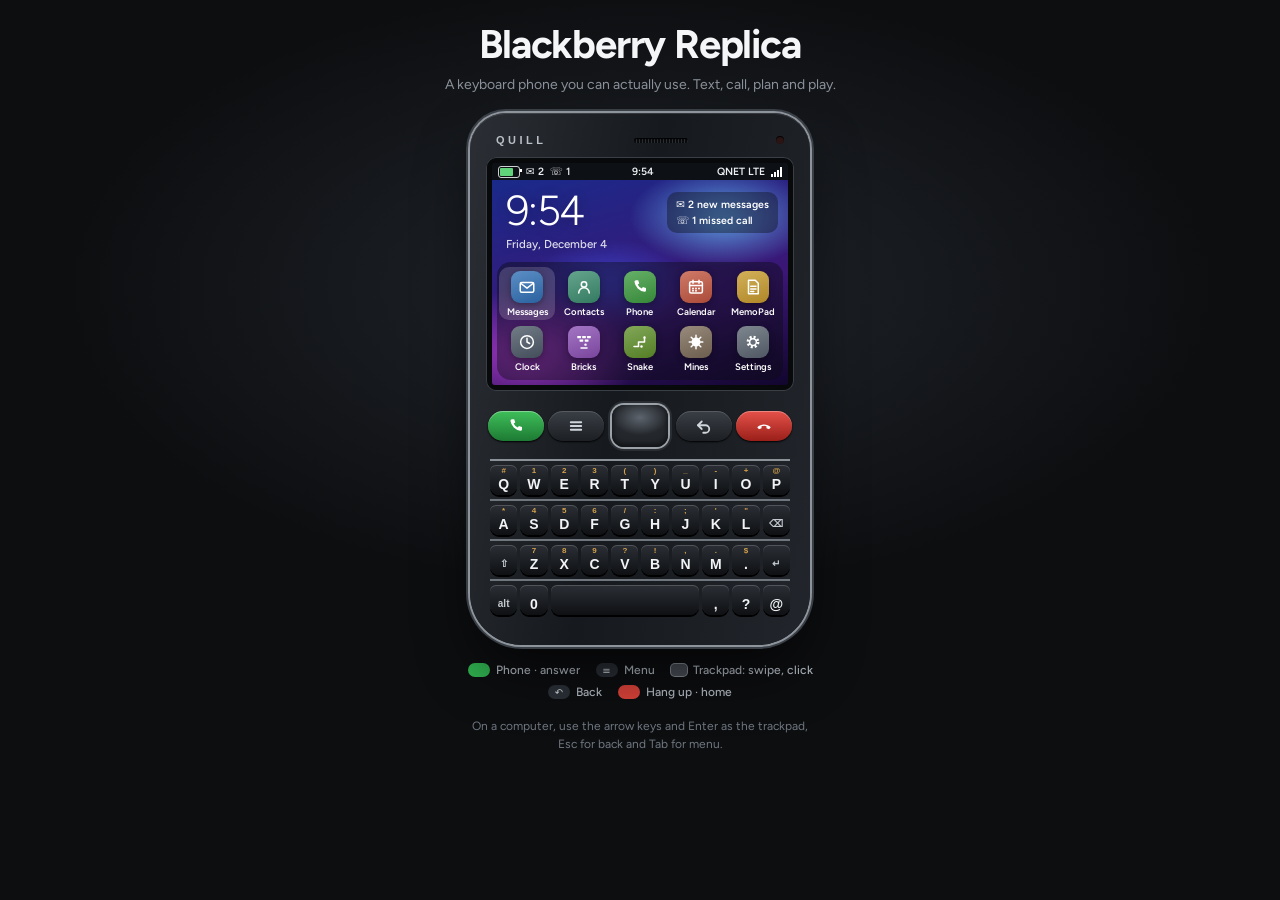
<file: index.html>
<!doctype html>
<html lang="en">
<head>
  <meta charset="utf-8">
  <meta name="viewport" content="width=device-width, initial-scale=1">
  <title>Blackberry Replica</title>
  <link rel="preconnect" href="https://fonts.googleapis.com">
  <link rel="preconnect" href="https://fonts.gstatic.com" crossorigin>
  <link rel="stylesheet" href="https://fonts.googleapis.com/css2?family=Figtree:wght@300;400;500;600;700;800&display=swap">
  <link rel="stylesheet" href="style.css">
</head>
<body>
<div class="wrap">
  <header class="ttl"><h1>Blackberry Replica</h1><p>A keyboard phone you can actually use. Text, call, plan and play.</p></header>
  <div class="phone" id="phone">
    <div class="top"><span class="brand">QUILL</span><span class="slot"></span><span class="led" id="led" title="Notification light"></span></div>
    <div class="bezel"><div id="scr"></div></div>
    <div class="nav">
      <button class="nk call" data-k="call" aria-label="Call (green key)"><svg viewBox="0 0 24 24" fill="currentColor"><path d="M6.6 3h3l1.4 4.2-2.1 1.3a11 11 0 0 0 5.6 5.6l1.3-2.1L20 13.4v3a2 2 0 0 1-2 2A15.6 15.6 0 0 1 4.6 5a2 2 0 0 1 2-2z"/></svg></button>
      <button class="nk" data-k="menu" aria-label="Menu"><svg viewBox="0 0 24 24" stroke="currentColor" stroke-width="2.4" stroke-linecap="round"><path d="M5 7h14M5 12h14M5 17h14"/></svg></button>
      <button class="pad" id="pad" aria-label="Trackpad: swipe to move, click to select"></button>
      <button class="nk" data-k="back" aria-label="Back"><svg viewBox="0 0 24 24" fill="none" stroke="currentColor" stroke-width="2.4" stroke-linecap="round" stroke-linejoin="round"><path d="M9 6 4 11l5 5"/><path d="M4 11h10a5 5 0 0 1 0 10h-3"/></svg></button>
      <button class="nk end" data-k="end" aria-label="End / Home (red key)"><svg viewBox="0 0 24 24" fill="currentColor"><path d="M3 13.5c5-4.6 13-4.6 18 0l-2.3 2.7-3.4-1.2v-2.6a10 10 0 0 0-6.6 0V15l-3.4 1.2z"/></svg></button>
    </div>
    <div class="kb" id="kb"></div>
  </div>
  <div class="legend">
    <span><i class="lk g"></i>Phone · answer</span>
    <span><i class="lk">≡</i>Menu</span>
    <span><i class="lk pd"></i>Trackpad: swipe, click</span>
    <span><i class="lk">↶</i>Back</span>
    <span><i class="lk r"></i>Hang up · home</span>
  </div>
  <p class="cap">On a computer, use the arrow keys and Enter as the trackpad, Esc for back and Tab for menu.</p>

</div>
<script src="script.js"></script>
</body>
</html>
</file>
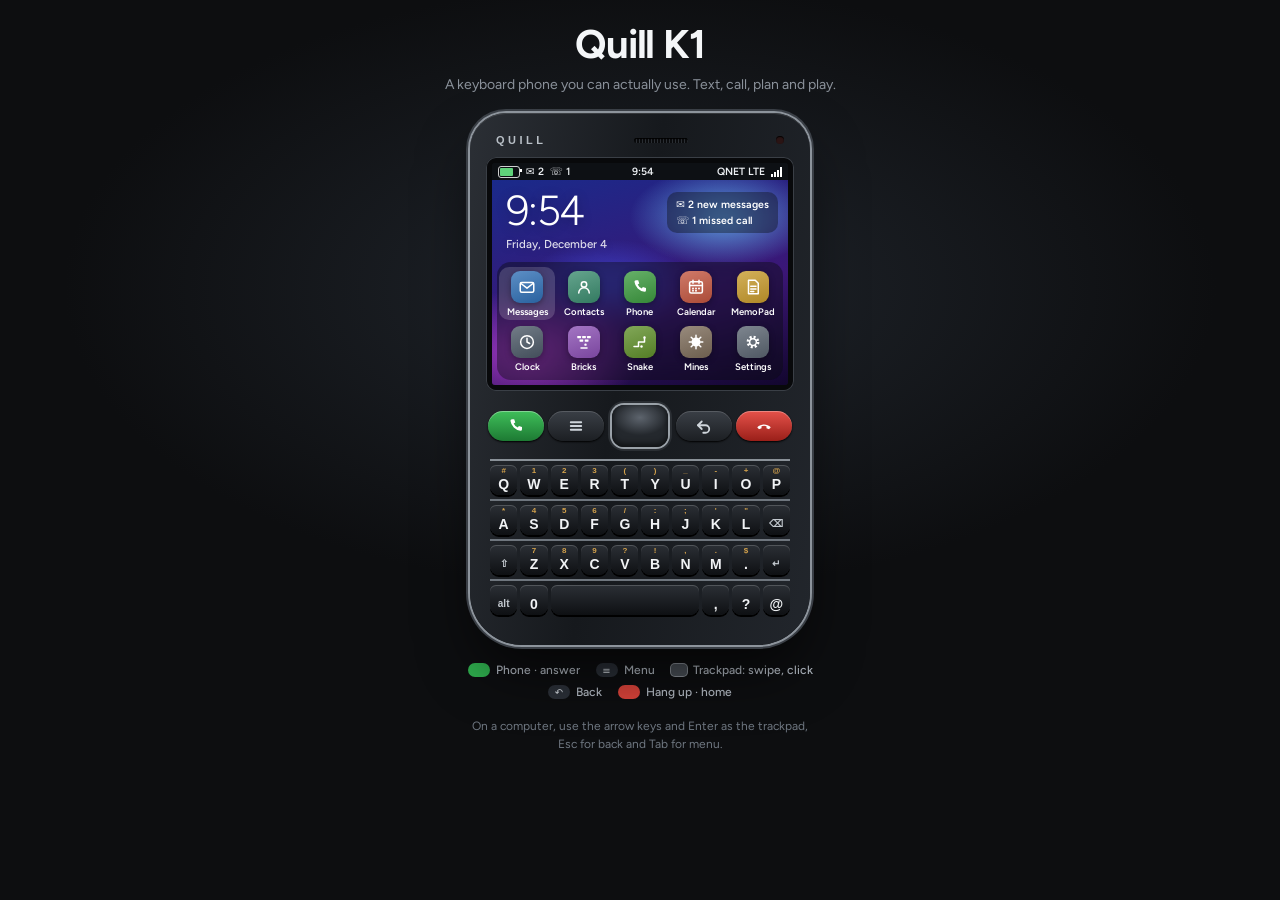
<file: code/index.html>
<!doctype html>
<html lang="en">
<head>
  <meta charset="utf-8">
  <meta name="viewport" content="width=device-width, initial-scale=1">
  <title>Quill K1</title>
  <link rel="preconnect" href="https://fonts.googleapis.com">
  <link rel="preconnect" href="https://fonts.gstatic.com" crossorigin>
  <link rel="stylesheet" href="https://fonts.googleapis.com/css2?family=Figtree:wght@300;400;500;600;700;800&display=swap">
  <link rel="stylesheet" href="style.css">
</head>
<body>
<div class="wrap">
  <header class="ttl"><h1>Quill K1</h1><p>A keyboard phone you can actually use. Text, call, plan and play.</p></header>
  <div class="phone" id="phone">
    <div class="top"><span class="brand">QUILL</span><span class="slot"></span><span class="led" id="led" title="Notification light"></span></div>
    <div class="bezel"><div id="scr"></div></div>
    <div class="nav">
      <button class="nk call" data-k="call" aria-label="Call (green key)"><svg viewBox="0 0 24 24" fill="currentColor"><path d="M6.6 3h3l1.4 4.2-2.1 1.3a11 11 0 0 0 5.6 5.6l1.3-2.1L20 13.4v3a2 2 0 0 1-2 2A15.6 15.6 0 0 1 4.6 5a2 2 0 0 1 2-2z"/></svg></button>
      <button class="nk" data-k="menu" aria-label="Menu"><svg viewBox="0 0 24 24" stroke="currentColor" stroke-width="2.4" stroke-linecap="round"><path d="M5 7h14M5 12h14M5 17h14"/></svg></button>
      <button class="pad" id="pad" aria-label="Trackpad: swipe to move, click to select"></button>
      <button class="nk" data-k="back" aria-label="Back"><svg viewBox="0 0 24 24" fill="none" stroke="currentColor" stroke-width="2.4" stroke-linecap="round" stroke-linejoin="round"><path d="M9 6 4 11l5 5"/><path d="M4 11h10a5 5 0 0 1 0 10h-3"/></svg></button>
      <button class="nk end" data-k="end" aria-label="End / Home (red key)"><svg viewBox="0 0 24 24" fill="currentColor"><path d="M3 13.5c5-4.6 13-4.6 18 0l-2.3 2.7-3.4-1.2v-2.6a10 10 0 0 0-6.6 0V15l-3.4 1.2z"/></svg></button>
    </div>
    <div class="kb" id="kb"></div>
  </div>
  <div class="legend">
    <span><i class="lk g"></i>Phone · answer</span>
    <span><i class="lk">≡</i>Menu</span>
    <span><i class="lk pd"></i>Trackpad: swipe, click</span>
    <span><i class="lk">↶</i>Back</span>
    <span><i class="lk r"></i>Hang up · home</span>
  </div>
  <p class="cap">On a computer, use the arrow keys and Enter as the trackpad, Esc for back and Tab for menu.</p>

</div>
<script src="script.js"></script>
</body>
</html>
</file>
<file: style.css>
/* Quill K1 styles */
html{-webkit-text-size-adjust:100%}
body{margin:0;font-size:14px}
[hidden]{display:none!important}

/* Layout: one lit tabletop stage — the handset on the left, a narrow spec card on the right; stacks on phones */
:root{
  --stage:#1b1f24; --stage-hi:#2a3038; --ink:#e8ebee; --muted:#98a2ad; --rule:#363e47; --brass:#d4a24c;
  --display:Tahoma, Verdana, 'DejaVu Sans', sans-serif;
  --keyface:Arial, Helvetica, sans-serif;
  --ui:Tahoma, Verdana, 'DejaVu Sans', sans-serif;
  color-scheme:dark;
}
html,body{min-height:100%}
body{
  background:radial-gradient(90% 70% at 30% 20%, var(--stage-hi) 0%, var(--stage) 70%) fixed, var(--stage);
  color:var(--ink); font-family:var(--display);
  padding-left:max(16px, env(safe-area-inset-left, 0px)); padding-right:max(16px, env(safe-area-inset-right, 0px));
  padding-block:28px 40px;
}
.wrap{max-width:900px;margin:0 auto;display:flex;gap:48px;align-items:flex-start;justify-content:center;flex-wrap:wrap}
.notes{flex:1 1 280px;max-width:340px;min-width:0;padding-top:12px}
.notes h1{font-size:2.4rem;font-weight:800;letter-spacing:-.02em;margin:0 0 4px;text-wrap:balance}
.notes .sub{color:var(--muted);margin:0 0 22px;line-height:1.5}
.notes h2{font-size:.72rem;letter-spacing:.14em;text-transform:uppercase;color:var(--brass);margin:22px 0 8px;font-weight:600}
.notes dl{display:grid;grid-template-columns:auto 1fr;gap:6px 14px;margin:0;font-size:.9rem;line-height:1.4}
.notes dt{color:var(--ink);font-weight:600;white-space:nowrap}
.notes dd{margin:0;color:var(--muted)}
.notes kbd{font-family:var(--keyface);background:#2c333b;border:1px solid var(--rule);border-bottom-width:2px;border-radius:4px;padding:0 5px;font-size:.8rem;color:var(--ink)}
.apps{display:flex;flex-wrap:wrap;gap:6px;font-size:.82rem}
.apps span{border:1px solid var(--rule);border-radius:999px;padding:3px 10px;color:var(--muted)}

/* ---------- handset ---------- */
.phone{
  box-sizing:border-box;width:340px;flex:none;position:relative;border-radius:36px 36px 52px 52px;padding:16px 16px 26px;
  background:linear-gradient(100deg,#2b2f35 0%,#16191d 45%,#22262c 100%);
  box-shadow:0 0 0 2px #8d949c,0 0 0 4px #3a3f46,0 30px 60px -10px rgba(0,0,0,.7),inset 0 1px 0 rgba(255,255,255,.12);
  user-select:none;-webkit-user-select:none;touch-action:manipulation;
}
.phone.buzz{animation:buzz .08s linear 6}
@keyframes buzz{0%{transform:translateX(-2px)}50%{transform:translateX(2px)}100%{transform:translateX(0)}}
.top{display:flex;align-items:center;justify-content:space-between;height:22px;padding:0 10px 6px}
.brand{font-family:var(--keyface);font-weight:700;letter-spacing:.32em;font-size:11px;color:#b9c0c7}
.slot{width:54px;height:5px;border-radius:3px;background:repeating-linear-gradient(90deg,#0a0b0d 0 2px,#2a2e33 2px 3px);box-shadow:inset 0 1px 1px #000}
.led{width:8px;height:8px;border-radius:50%;background:#2a1414;box-shadow:inset 0 1px 1px #000}
.led.on{animation:led 1.6s infinite}
@keyframes led{0%,70%,100%{background:#2a1414;box-shadow:none}78%,88%{background:#ff3b30;box-shadow:0 0 8px 2px rgba(255,59,48,.7)}}
.bezel{background:#08090b;border-radius:10px;padding:6px;box-shadow:inset 0 0 0 1px #3a3f46}
#scr{position:relative;width:296px;height:222px;overflow:hidden;background:#000;font-family:var(--ui);color:#16202a;border-radius:3px;cursor:default}

/* nav row */
.nav{display:grid;grid-template-columns:1fr 1fr 64px 1fr 1fr;align-items:center;gap:4px;margin:12px 2px 10px;height:46px}
.nk{height:30px;border:0;border-radius:15px;background:linear-gradient(#3a3f46,#1c1f23);box-shadow:inset 0 1px 0 rgba(255,255,255,.15),0 1px 2px #000;display:grid;place-items:center;cursor:pointer;color:#cfd5db}
.nk:active,.nk.press{background:linear-gradient(#1c1f23,#2e3238)}
.nk svg{width:18px;height:18px}
.nk.call svg{color:#4cd964}.nk.end svg{color:#ff5a4f}
.nk:focus-visible,.k:focus-visible,.pad:focus-visible{outline:2px solid var(--brass);outline-offset:2px}
.pad{width:56px;height:42px;margin:0 auto;border-radius:12px;border:0;cursor:pointer;touch-action:none;
  background:radial-gradient(70% 60% at 50% 30%,#5d646d,#24282d 70%);box-shadow:0 0 0 2px #9aa1a8,0 0 0 4px #2a2e33,inset 0 -3px 6px rgba(0,0,0,.6)}
.pad.press{background:radial-gradient(70% 60% at 50% 40%,#3e444b,#1a1d21 70%)}

/* keyboard */
.kb{display:flex;flex-direction:column;gap:0;padding:0 4px}
.kr{display:grid;grid-template-columns:repeat(10,1fr);gap:3px;padding:4px 0;border-top:2px solid #6f767e;}
.kr:first-child{border-top-color:#8a9198}
.k{height:30px;border:0;border-radius:6px 6px 9px 9px;cursor:pointer;position:relative;
  background:linear-gradient(#2b2f35,#0e1013);box-shadow:inset 0 1px 0 rgba(255,255,255,.18),0 2px 0 #000;
  color:#f1f3f5;font-family:var(--keyface);font-weight:700;font-size:14px;padding:8px 0 0;line-height:1}
.k small{position:absolute;top:2px;left:0;right:0;font-size:8px;color:var(--brass);font-weight:600}
.k:active,.k.press{transform:translateY(1px);background:linear-gradient(#0e1013,#24282d)}
.k.sp{grid-column:span 5}
.k.fn{font-size:10px;color:#c2c8ce}
.k.mod-on{color:var(--brass);box-shadow:inset 0 0 0 1px var(--brass),0 2px 0 #000}

/* ---------- screen UI ---------- */
.sb{position:absolute;top:0;left:0;right:0;height:17px;display:flex;align-items:center;justify-content:space-between;padding:0 6px;font-size:11px;font-weight:600;color:#fff;background:linear-gradient(#36414e,#10151b);z-index:3}
.sb .l,.sb .r{display:flex;align-items:center;gap:6px}
.sig{display:flex;align-items:flex-end;gap:1px;height:10px}
.sig i{width:2px;background:#fff;display:block}
.bat{width:18px;height:8px;border:1px solid #fff;border-radius:2px;position:relative;padding:1px}
.bat::after{content:"";position:absolute;right:-3px;top:2px;width:2px;height:3px;background:#fff}
.bat i{display:block;height:100%;width:72%;background:#7ee08a}
.bd{position:absolute;top:17px;left:0;right:0;bottom:0;background:#f2f4f6;overflow:hidden}
.hdr{height:22px;display:flex;align-items:center;justify-content:space-between;padding:0 8px;font-size:13px;font-weight:700;background:linear-gradient(#e9edf1,#cbd3db);border-bottom:1px solid #a7b1bb;gap:8px}
.hdr span{font-weight:500;color:#4c5966;font-size:12px;white-space:nowrap;overflow:hidden;text-overflow:ellipsis}
.list{position:absolute;top:22px;bottom:0;left:0;right:0;overflow:hidden}
.list.f{top:44px}
.find{position:absolute;top:22px;left:0;right:0;height:22px;display:flex;align-items:center;padding:0 8px;font-size:12px;background:#fff;border-bottom:1px solid #d3d9df;color:#55626f;gap:4px}
.find b{color:#16202a}
.row{min-height:28px;padding:3px 8px;display:flex;align-items:center;gap:8px;border-bottom:1px solid #dbe0e5;font-size:13px;cursor:pointer}
.row .tx{flex:1;min-width:0}
.row .tx div{white-space:nowrap;overflow:hidden;text-overflow:ellipsis}
.row .s{font-size:11px;color:#66737f}
.row .rt{font-size:11px;color:#66737f;white-space:nowrap}
.row.b .tx div:first-child{font-weight:700}
.row.sel{background:linear-gradient(#4f93db,#2763ab);color:#fff}
.row.sel .s,.row.sel .rt{color:#dbe8f7}
.dot{width:8px;height:8px;border-radius:50%;flex:none}
.empty{padding:20px 12px;text-align:center;color:#6b7783;font-size:13px}
.caret{display:inline-block;width:1px;height:13px;background:#16202a;vertical-align:-2px;animation:blink 1s steps(1) infinite}
@keyframes blink{50%{opacity:0}}

/* home */
.home{position:absolute;inset:0;color:#fff}
.hclock{position:absolute;left:10px;top:8px;font-size:36px;font-weight:600;line-height:1;text-shadow:0 1px 3px rgba(0,0,0,.5);font-variant-numeric:tabular-nums}
.hclock small{display:block;font-size:12px;font-weight:500;margin-top:3px;opacity:.9}
.hnote{position:absolute;right:8px;top:10px;font-size:11px;background:rgba(0,0,0,.35);padding:3px 7px;border-radius:9px;display:flex;flex-direction:column;gap:2px;text-align:right}
.grid{position:absolute;left:0;right:0;bottom:20px;display:grid;grid-template-columns:repeat(5,1fr);gap:4px 0;padding:0 4px;background:linear-gradient(transparent,rgba(0,0,0,.35) 30%)}
.ico{height:44px;display:grid;place-items:center;border-radius:6px;cursor:pointer}
.ico.sel{background:rgba(255,255,255,.22);box-shadow:inset 0 0 0 1px rgba(255,255,255,.55)}
.ico i{width:30px;height:30px;border-radius:8px;display:grid;place-items:center;box-shadow:inset 0 1px 0 rgba(255,255,255,.35),0 1px 2px rgba(0,0,0,.5)}
.ico svg{width:19px;height:19px}
.hlabel{position:absolute;left:0;right:0;bottom:0;height:20px;line-height:20px;text-align:center;font-size:12px;font-weight:600;background:rgba(0,0,0,.55)}

/* messages */
.msgs{position:absolute;top:22px;bottom:26px;left:0;right:0;overflow:hidden;padding:6px 8px;display:flex;flex-direction:column;gap:5px}
.bub{max-width:78%;padding:4px 8px 3px;border-radius:9px;font-size:12.5px;line-height:1.3;word-wrap:break-word}
.bub.them{background:#fff;border:1px solid #d4dae0;align-self:flex-start}
.bub.me{background:#d7e8fb;border:1px solid #b5cfee;align-self:flex-end}
.bub i{display:block;font-style:normal;font-size:9.5px;color:#738190;text-align:right}
.inp{position:absolute;left:0;right:0;bottom:0;height:26px;background:#fff;border-top:1px solid #b9c3cc;padding:0 8px;display:flex;align-items:center;font-size:12.5px;white-space:nowrap;overflow:hidden}
.inp .ph{color:#93a0ac}
.typing{font-size:11px;color:#6d7a87;padding-left:2px}

/* editor */
.ed{position:absolute;top:22px;left:0;right:0;bottom:0;padding:6px 8px;font-size:13px;white-space:pre-wrap;word-wrap:break-word;overflow:hidden;background:#fffef6;background-image:repeating-linear-gradient(transparent 0 17px,#e8e3c9 17px 18px);line-height:18px}
.ed.single{background:#fff;background-image:none}
.form{position:absolute;top:22px;left:0;right:0;bottom:0;padding:8px;display:flex;flex-direction:column;gap:8px;font-size:13px}
.fld{display:flex;flex-direction:column;gap:2px}
.fld label{font-size:11px;color:#5d6a77;font-weight:600}
.fld div{background:#fff;border:1px solid #b9c3cc;height:24px;padding:0 6px;display:flex;align-items:center;border-radius:3px}
.fld.on div{border-color:#2763ab;box-shadow:0 0 0 2px rgba(39,99,171,.25)}
.hint{font-size:11px;color:#6b7783}

/* call */
.callscr{position:absolute;inset:0;background:linear-gradient(#2a3644,#0f141a);color:#fff;display:flex;flex-direction:column;align-items:center;justify-content:center;gap:4px;text-align:center}
.callscr .av{width:48px;height:48px;border-radius:50%;background:#4a6178;display:grid;place-items:center;font-size:20px;font-weight:700;margin-bottom:4px}
.callscr .nm{font-size:17px;font-weight:600}
.callscr .st{font-size:12px;opacity:.8;font-variant-numeric:tabular-nums}
.callscr .hn{position:absolute;bottom:6px;font-size:11px;opacity:.6}

/* dial */
.dial{position:absolute;top:22px;left:0;right:0;height:30px;background:#fff;border-bottom:1px solid #c9d1d8;display:flex;align-items:center;padding:0 8px;font-size:18px;font-weight:600;letter-spacing:.04em;font-variant-numeric:tabular-nums}
.dial .ph{font-size:12px;font-weight:500;color:#8a96a2;letter-spacing:0}
.list.d{top:52px}

/* calendar */
.cal{position:absolute;top:22px;left:0;right:0;padding:2px 4px 0}
.wk,.days{display:grid;grid-template-columns:repeat(7,1fr);text-align:center}
.wk div{font-size:10px;color:#5d6a77;font-weight:700;height:13px}
.days div{height:17px;line-height:17px;font-size:11.5px;position:relative;border-radius:3px;cursor:pointer;font-variant-numeric:tabular-nums}
.days .o{color:#aab3bc}
.days .td{box-shadow:inset 0 0 0 1px #2763ab;font-weight:700}
.days .sel{background:#2763ab;color:#fff}
.days .ev::after{content:"";position:absolute;bottom:1px;left:50%;margin-left:-2px;width:4px;height:2px;background:#d9822b}
.evs{position:absolute;left:0;right:0;bottom:0;height:56px;border-top:1px solid #c9d1d8;background:#fff;padding:3px 8px;font-size:12px;overflow:hidden}
.evs b{display:block;font-size:11px;color:#5d6a77}

/* clock */
.clk{position:absolute;top:22px;left:0;right:0;bottom:0;display:flex;flex-direction:column;align-items:center;justify-content:center;background:linear-gradient(#1b232c,#0b0f13);color:#e9eef3;gap:2px;font-variant-numeric:tabular-nums}
.clk .t{font-size:46px;font-weight:600;line-height:1}
.clk .d{font-size:12px;opacity:.75}
.clk .sw{margin-top:10px;font-size:22px;color:#ffd27a}
.clk .h{font-size:10.5px;opacity:.6}

/* mines */
.mg{position:absolute;top:22px;left:0;right:0;bottom:0;display:grid;grid-template-columns:repeat(10,1fr);grid-template-rows:repeat(7,1fr);gap:1px;background:#8995a1;padding:1px}
.mc{background:linear-gradient(#e2e7ec,#b7c1cb);display:grid;place-items:center;font-size:13px;font-weight:700;cursor:pointer}
.mc.op{background:#eef1f4}
.mc.cur{box-shadow:inset 0 0 0 2px #2763ab}
.mc.boom{background:#ff6b5e}
canvas{display:block}
.gl{width:12px;flex:none;text-align:center;font-size:12px;font-weight:bold}
.row.sel .gl{color:#fff!important}

/* menu */
.menu{position:absolute;right:4px;bottom:4px;min-width:150px;background:#fff;border:1px solid #6d7a87;box-shadow:0 4px 14px rgba(0,0,0,.45);z-index:5;border-radius:3px;overflow:hidden}
.menu .row{min-height:24px;font-size:12.5px;border-bottom:1px solid #e5e9ed}
.toast{position:absolute;left:50%;top:50%;transform:translate(-50%,-50%);background:rgba(16,22,28,.88);color:#fff;font-size:12px;padding:6px 12px;border-radius:6px;z-index:6;white-space:nowrap}

/* ---------- period OS skin ---------- */
body{background:#0e0f11;padding-block:24px 32px}
.wrap{flex-direction:column;align-items:center;gap:18px}
.cap{margin:0;font:11px Figtree,sans-serif;color:#7d838a;text-align:center;max-width:340px;line-height:1.5}
#scr,#scr *{-webkit-font-smoothing:none;font-smooth:never;text-rendering:optimizeSpeed}
#scr{font-size:12px;letter-spacing:0}
.sb{height:17px;background:linear-gradient(#000,#1a1a1a);font-size:10px;font-weight:bold;border-bottom:1px solid #444}
.bd{background:#fff}
.hdr{height:20px;background:linear-gradient(#5a5a5a 0%,#2b2b2b 50%,#141414 51%,#262626 100%);color:#fff;font-size:12px;font-weight:bold;border-bottom:1px solid #000;padding:0 6px}
.hdr span{color:#c9c9c9;font-size:11px;font-weight:normal}
.list{top:20px}.list.f{top:40px}
.find{top:20px;height:20px;font-size:11px;background:#e9e9e9;border-bottom:1px solid #b5b5b5;color:#333}
.row{min-height:22px;padding:2px 5px;font-size:12px;border-bottom:1px solid #d8d8d8;gap:5px}
.row:nth-child(even){background:#f4f4f4}
.row .s,.row .rt{font-size:10px;color:#666}
.row.sel{background:linear-gradient(#7fb3f0 0%,#3a7fd5 50%,#1f63bd 51%,#2d73cf 100%)!important;color:#fff}
.row.sel .s,.row.sel .rt{color:#e6f0ff}
.dot{width:7px;height:7px;border-radius:1px}
.empty{font-size:11px;color:#555}
.menu{right:0;bottom:0;min-width:140px;border:1px solid #000;border-radius:0;background:#fff;box-shadow:2px 2px 0 rgba(0,0,0,.4)}
.menu .row{min-height:19px;font-size:11.5px;border-bottom:0;background:#fff}
.toast{border-radius:0;background:#fff;color:#000;border:1px solid #000;box-shadow:2px 2px 0 rgba(0,0,0,.4);font-size:11px}
/* home */
.hclock{left:auto;right:8px;top:6px;text-align:right;font-size:30px;font-weight:bold;letter-spacing:-1px}
.hclock small{font-size:10px;font-weight:bold;letter-spacing:0}
.hnote{left:8px;right:auto;top:8px;text-align:left;border-radius:0;background:transparent;padding:0;font-size:10px;font-weight:bold;text-shadow:0 1px 1px #000}
.grid{bottom:16px;background:rgba(0,0,0,.45);padding:3px 2px;gap:2px 0;border-top:1px solid rgba(255,255,255,.25)}
.ico{height:42px;border-radius:3px}
.ico.sel{background:linear-gradient(rgba(120,170,240,.75),rgba(30,90,180,.75));box-shadow:inset 0 0 0 1px rgba(255,255,255,.8)}
.ico i{position:relative;border-radius:7px;width:30px;height:30px;box-shadow:0 1px 2px rgba(0,0,0,.7),inset 0 0 0 1px rgba(0,0,0,.35);overflow:hidden}
.ico i::before{content:"";position:absolute;left:0;right:0;top:0;height:50%;background:linear-gradient(rgba(255,255,255,.55),rgba(255,255,255,.12));border-radius:7px 7px 40% 40%/7px 7px 6px 6px}
.ico svg{position:relative;filter:drop-shadow(0 1px 0 rgba(0,0,0,.45))}
.hlabel{height:16px;line-height:16px;font-size:11px;background:#000;border-top:1px solid #333}
/* messages & editors */
.msgs{top:20px;bottom:22px;padding:4px 5px;gap:3px}
.bub{border-radius:4px;font-size:11.5px;padding:3px 6px 2px}
.bub.them{background:#efefef;border:1px solid #c4c4c4}
.bub.me{background:#dce9f9;border:1px solid #98b7de}
.bub i{font-size:9px}
.inp{height:22px;font-size:11.5px;background:#fff;border-top:1px solid #8a8a8a}
.ed{top:20px;font-size:12px;background:#fff;background-image:none;line-height:15px}
.form{top:20px;font-size:12px}
.fld div{border-radius:0;height:20px;border-color:#888}
.fld.on div{border-color:#1f63bd;box-shadow:none;background:#eef4fd}
.dial{top:20px;height:26px;font-size:16px}.list.d{top:46px}
.cal{top:20px}.evs{height:52px;font-size:11px}
.days div{border-radius:0;font-size:11px}
.days .sel{background:linear-gradient(#7fb3f0,#1f63bd)}
.clk{top:20px;background:#000}
.callscr{background:linear-gradient(#3b3b3b,#000)}
.callscr .av{border-radius:4px;background:linear-gradient(#8aa4c0,#3b5675)}
.mg{top:20px;background:#7a7a7a;gap:1px}
.mc{background:linear-gradient(#f2f2f2,#bdbdbd);font-size:12px}
.mc.cur{box-shadow:inset 0 0 0 2px #1f63bd}

.ttl{text-align:center;max-width:420px}
.ttl h1{font:bold 34px/1 Tahoma,Verdana,'DejaVu Sans',sans-serif;letter-spacing:-.5px;margin:0;color:#f2f3f5;text-shadow:0 2px 0 #000}
.ttl p{margin:8px 0 0;font:12px/1.5 Figtree,sans-serif;color:#80878f}
.nk.call{background:linear-gradient(#3fbf5a,#1d7a33);box-shadow:inset 0 1px 0 rgba(255,255,255,.35),0 1px 2px #000}
.nk.end{background:linear-gradient(#e5524a,#9a1f19);box-shadow:inset 0 1px 0 rgba(255,255,255,.3),0 1px 2px #000}
.nk.call svg,.nk.end svg{color:#fff}
.nk.call:active,.nk.call.press{background:linear-gradient(#1d7a33,#2a9944)}
.nk.end:active,.nk.end.press{background:linear-gradient(#9a1f19,#c23a32)}
.callscr .sk{position:absolute;bottom:0;left:0;right:0;height:22px;display:flex;justify-content:space-between;align-items:center;padding:0 8px;font-size:11px;font-weight:bold;background:#000;border-top:1px solid #333}
.callscr .sk .g{color:#5ee07a}.callscr .sk .r{color:#ff6b62}

/* ---------- clean modern skin ---------- */
:root{--ui:'Figtree','Segoe UI',system-ui,sans-serif;--acc:#2f7cf6;--acc-hi:#5ea0ff;--sf0:#0d1014;--sf1:#151a20;--sf2:#1d232b;--line:#262d36;--tx:#eef1f5;--tx2:#8a95a3}
body{background:radial-gradient(60% 45% at 50% 32%,#20252c 0%,#0d0e10 75%) fixed,#0d0e10;font-family:var(--ui)}
.ttl h1{font:700 40px/1 var(--ui);letter-spacing:-.03em;color:#f4f6f8;text-shadow:none}
.ttl p{font:400 14px/1.5 var(--ui);color:#8b929b;margin-top:10px}
.legend{display:flex;flex-wrap:wrap;justify-content:center;gap:8px 16px;max-width:380px;font:500 12px var(--ui);color:#b3bac3}
.legend span{display:flex;align-items:center;gap:6px}
.lk{display:inline-grid;place-items:center;width:22px;height:14px;border-radius:7px;background:#2b3038;color:#d6dbe1;font-style:normal;font-size:10px}
.lk.g{background:#2fae4e}.lk.r{background:#d8433a}.lk.pd{width:16px;height:12px;border-radius:4px;background:#4a5058;box-shadow:0 0 0 1px #8b9199}
.cap{font:400 12px/1.5 var(--ui);color:#6f7781}
#scr{background:var(--sf0);color:var(--tx);font-family:var(--ui)}
#scr,#scr *{-webkit-font-smoothing:antialiased;font-smooth:auto;text-rendering:auto}
.sb{background:var(--sf0);border:0;font:600 10.5px var(--ui);color:var(--tx)}
.bat{border-radius:3px;border-color:rgba(255,255,255,.8)}.bat i{border-radius:1px;background:#5fd27a}
.bd{background:var(--sf0);color:var(--tx)}
.hdr{height:30px;background:var(--sf0);border:0;color:#fff;font:700 15px var(--ui);padding:0 12px;letter-spacing:-.01em}
.hdr span{color:var(--tx2);font:500 11px var(--ui)}
.list{top:30px;padding:0 5px}.list.f{top:58px}
.find{top:30px;left:10px;right:10px;height:22px;border:0;border-radius:11px;background:var(--sf2);color:var(--tx2);font:500 11.5px var(--ui);padding:0 10px}
.find b{color:#fff;font-weight:600}
.row{min-height:34px;padding:4px 7px;border:0;border-radius:9px;margin-bottom:1px;font:500 12.5px var(--ui);color:var(--tx);background:transparent!important;gap:9px}
.row .s{color:var(--tx2);font-size:11px;margin-top:1px}
.row .rt{color:var(--tx2);font-size:10.5px}
.row.b .tx div:first-child{font-weight:700}
.row.sel{background:var(--acc)!important;color:#fff}
.row.sel .s,.row.sel .rt{color:rgba(255,255,255,.82)}
.av{width:26px;height:26px;border-radius:50%;display:grid;place-items:center;flex:none;font:700 10.5px var(--ui);color:#fff;letter-spacing:.02em}
.un{width:7px;height:7px;border-radius:50%;background:var(--acc-hi);flex:none}
.row.sel .un{background:#fff}
.gl{font-size:13px}
.empty{color:var(--tx2);font:500 12px var(--ui)}
.caret{background:var(--acc-hi);width:1.5px}
.menu{right:6px;bottom:6px;min-width:150px;background:var(--sf2);border:1px solid var(--line);border-radius:12px;padding:4px;box-shadow:0 12px 30px rgba(0,0,0,.6)}
.menu .row{min-height:26px;border-radius:7px;font:500 12px var(--ui);border:0}
.toast{background:var(--sf2);color:#fff;border:1px solid var(--line);border-radius:14px;box-shadow:0 8px 20px rgba(0,0,0,.5);font:600 11.5px var(--ui);padding:6px 14px}
/* home */
.hclock{left:14px;right:auto;top:10px;text-align:left;font:300 42px/1 var(--ui);letter-spacing:-.04em;text-shadow:0 2px 12px rgba(0,0,0,.25)}
.hclock small{font:500 11.5px var(--ui);letter-spacing:0;opacity:.85;margin-top:5px}
.hnote{left:auto;right:10px;top:12px;text-align:left;background:rgba(10,12,16,.4);backdrop-filter:blur(8px);-webkit-backdrop-filter:blur(8px);border-radius:10px;padding:6px 9px;font:600 10.5px var(--ui);text-shadow:none;gap:3px}
.grid{left:5px;right:5px;bottom:5px;background:rgba(10,12,16,.42);backdrop-filter:blur(10px);-webkit-backdrop-filter:blur(10px);border:0;border-radius:14px;padding:5px 2px;gap:2px 0;grid-template-columns:repeat(5,1fr)}
.ico{height:auto;display:flex;flex-direction:column;align-items:center;gap:3px;padding:4px 0 3px;border-radius:10px}
.ico.sel{background:rgba(255,255,255,.17);box-shadow:none}
.ico i{width:32px;height:32px;border-radius:9px;box-shadow:0 2px 6px rgba(0,0,0,.35)}
.ico i::before{display:none}
.ico svg{width:18px;height:18px;filter:none}
.ico b{font:600 9.5px var(--ui);color:#fff;white-space:nowrap}
/* messages */
.msgs{top:30px;bottom:32px;padding:2px 10px;gap:4px}
.bub{border:0!important;border-radius:13px;font:500 12px/1.3 var(--ui);padding:5px 10px 4px}
.bub.them{background:var(--sf2);color:var(--tx);border-bottom-left-radius:4px}
.bub.me{background:var(--acc);color:#fff;border-bottom-right-radius:4px}
.bub i{color:rgba(255,255,255,.55);font-size:9px;margin-top:1px}
.inp{left:8px;right:8px;bottom:5px;height:24px;border:0;border-radius:12px;background:var(--sf2);color:var(--tx);font:500 12px var(--ui);padding:0 11px}
.inp .ph{color:#69737f}
.typing{color:var(--tx2);font:italic 500 11px var(--ui)}
/* editors and forms */
.ed,.ed.single{top:30px;background:var(--sf0);background-image:none;color:var(--tx);font:500 12.5px/18px var(--ui);padding:2px 12px}
.form{top:30px;padding:4px 12px;gap:8px;font-family:var(--ui)}
.fld label{color:var(--tx2);font:600 10.5px var(--ui)}
.fld div{background:var(--sf2);border:1px solid var(--line);border-radius:8px;height:26px;color:#fff;font:500 12.5px var(--ui)}
.fld.on div{border-color:var(--acc);background:#172338;box-shadow:none}
.hint{color:var(--tx2);font:500 10.5px/1.4 var(--ui)}
/* phone */
.dial{top:30px;height:34px;background:var(--sf0);border:0;border-bottom:1px solid var(--line);color:#fff;font:300 23px var(--ui);padding:0 12px}
.dial .ph{font:500 11px var(--ui);color:var(--tx2)}
.list.d{top:66px}
.callscr{background:radial-gradient(120% 90% at 50% 0%,#1f3150 0%,#0d1014 70%);justify-content:flex-start;padding-top:22px}
.callscr .av{border-radius:50%;width:54px;height:54px;background:var(--acc);font:600 21px var(--ui);margin-bottom:6px}
.callscr .nm{font:600 17px var(--ui)}
.callscr .st{font:500 11.5px var(--ui);opacity:.75}
.callscr .sk{background:transparent;border:0;left:10px;right:10px;bottom:10px;height:auto}
.callscr .sk span{padding:5px 11px;border-radius:13px;font:600 11px var(--ui)}
.callscr .sk span:empty{display:none}
.callscr .sk .g{background:#2fae4e;color:#fff}.callscr .sk .r{background:#d8433a;color:#fff;margin-left:auto}
/* calendar */
.cal{top:30px;padding:0 8px}
.wk div{color:#5f6976;font:700 9px var(--ui);letter-spacing:.06em;height:13px}
.days div{height:17px;line-height:17px;font:500 11px var(--ui);border-radius:9px;color:var(--tx)}
.days .o{color:#3a424c}
.days .td{box-shadow:inset 0 0 0 1px var(--acc);color:var(--acc-hi);font-weight:700}
.days .sel{background:var(--acc);color:#fff;box-shadow:none}
.days .ev::after{background:#f0a23a;bottom:1px;width:4px;height:4px;border-radius:50%;margin-left:-2px}
.days .sel.ev::after{background:#fff}
.evs{height:44px;background:var(--sf1);border:0;color:var(--tx);font:500 11.5px var(--ui);padding:5px 12px}
.evs b{color:var(--tx2);font:600 10.5px var(--ui);margin-bottom:1px}
/* clock */
.clk{top:30px;background:var(--sf0)}
.clk .t{font:200 50px/1 var(--ui);letter-spacing:-.04em}
.clk .t span{font-weight:300}
.clk .d{font:500 11.5px var(--ui);color:var(--tx2);opacity:1}
.clk .sw{color:var(--acc-hi);font:500 22px var(--ui);margin-top:12px}
.clk .h{font:500 10px var(--ui);color:var(--tx2);opacity:1}
/* mines */
.mg{top:30px;background:var(--sf0);gap:2px;padding:0 8px 6px}
.mc{background:var(--sf2);border-radius:4px;font:700 12px var(--ui)}
.mc.op{background:var(--sf1)}
.mc.cur{box-shadow:inset 0 0 0 2px var(--acc-hi)}
.mc.boom{background:#d8433a}

@media (prefers-reduced-motion:reduce){.led.on,.caret,.phone.buzz{animation:none}.led.on{background:#ff3b30}}
</file>
<file: code/style.css>
/* Quill K1 styles */
html{-webkit-text-size-adjust:100%}
body{margin:0;font-size:14px}
[hidden]{display:none!important}

/* Layout: one lit tabletop stage — the handset on the left, a narrow spec card on the right; stacks on phones */
:root{
  --stage:#1b1f24; --stage-hi:#2a3038; --ink:#e8ebee; --muted:#98a2ad; --rule:#363e47; --brass:#d4a24c;
  --display:Tahoma, Verdana, 'DejaVu Sans', sans-serif;
  --keyface:Arial, Helvetica, sans-serif;
  --ui:Tahoma, Verdana, 'DejaVu Sans', sans-serif;
  color-scheme:dark;
}
html,body{min-height:100%}
body{
  background:radial-gradient(90% 70% at 30% 20%, var(--stage-hi) 0%, var(--stage) 70%) fixed, var(--stage);
  color:var(--ink); font-family:var(--display);
  padding-left:max(16px, env(safe-area-inset-left, 0px)); padding-right:max(16px, env(safe-area-inset-right, 0px));
  padding-block:28px 40px;
}
.wrap{max-width:900px;margin:0 auto;display:flex;gap:48px;align-items:flex-start;justify-content:center;flex-wrap:wrap}
.notes{flex:1 1 280px;max-width:340px;min-width:0;padding-top:12px}
.notes h1{font-size:2.4rem;font-weight:800;letter-spacing:-.02em;margin:0 0 4px;text-wrap:balance}
.notes .sub{color:var(--muted);margin:0 0 22px;line-height:1.5}
.notes h2{font-size:.72rem;letter-spacing:.14em;text-transform:uppercase;color:var(--brass);margin:22px 0 8px;font-weight:600}
.notes dl{display:grid;grid-template-columns:auto 1fr;gap:6px 14px;margin:0;font-size:.9rem;line-height:1.4}
.notes dt{color:var(--ink);font-weight:600;white-space:nowrap}
.notes dd{margin:0;color:var(--muted)}
.notes kbd{font-family:var(--keyface);background:#2c333b;border:1px solid var(--rule);border-bottom-width:2px;border-radius:4px;padding:0 5px;font-size:.8rem;color:var(--ink)}
.apps{display:flex;flex-wrap:wrap;gap:6px;font-size:.82rem}
.apps span{border:1px solid var(--rule);border-radius:999px;padding:3px 10px;color:var(--muted)}

/* ---------- handset ---------- */
.phone{
  box-sizing:border-box;width:340px;flex:none;position:relative;border-radius:36px 36px 52px 52px;padding:16px 16px 26px;
  background:linear-gradient(100deg,#2b2f35 0%,#16191d 45%,#22262c 100%);
  box-shadow:0 0 0 2px #8d949c,0 0 0 4px #3a3f46,0 30px 60px -10px rgba(0,0,0,.7),inset 0 1px 0 rgba(255,255,255,.12);
  user-select:none;-webkit-user-select:none;touch-action:manipulation;
}
.phone.buzz{animation:buzz .08s linear 6}
@keyframes buzz{0%{transform:translateX(-2px)}50%{transform:translateX(2px)}100%{transform:translateX(0)}}
.top{display:flex;align-items:center;justify-content:space-between;height:22px;padding:0 10px 6px}
.brand{font-family:var(--keyface);font-weight:700;letter-spacing:.32em;font-size:11px;color:#b9c0c7}
.slot{width:54px;height:5px;border-radius:3px;background:repeating-linear-gradient(90deg,#0a0b0d 0 2px,#2a2e33 2px 3px);box-shadow:inset 0 1px 1px #000}
.led{width:8px;height:8px;border-radius:50%;background:#2a1414;box-shadow:inset 0 1px 1px #000}
.led.on{animation:led 1.6s infinite}
@keyframes led{0%,70%,100%{background:#2a1414;box-shadow:none}78%,88%{background:#ff3b30;box-shadow:0 0 8px 2px rgba(255,59,48,.7)}}
.bezel{background:#08090b;border-radius:10px;padding:6px;box-shadow:inset 0 0 0 1px #3a3f46}
#scr{position:relative;width:296px;height:222px;overflow:hidden;background:#000;font-family:var(--ui);color:#16202a;border-radius:3px;cursor:default}

/* nav row */
.nav{display:grid;grid-template-columns:1fr 1fr 64px 1fr 1fr;align-items:center;gap:4px;margin:12px 2px 10px;height:46px}
.nk{height:30px;border:0;border-radius:15px;background:linear-gradient(#3a3f46,#1c1f23);box-shadow:inset 0 1px 0 rgba(255,255,255,.15),0 1px 2px #000;display:grid;place-items:center;cursor:pointer;color:#cfd5db}
.nk:active,.nk.press{background:linear-gradient(#1c1f23,#2e3238)}
.nk svg{width:18px;height:18px}
.nk.call svg{color:#4cd964}.nk.end svg{color:#ff5a4f}
.nk:focus-visible,.k:focus-visible,.pad:focus-visible{outline:2px solid var(--brass);outline-offset:2px}
.pad{width:56px;height:42px;margin:0 auto;border-radius:12px;border:0;cursor:pointer;touch-action:none;
  background:radial-gradient(70% 60% at 50% 30%,#5d646d,#24282d 70%);box-shadow:0 0 0 2px #9aa1a8,0 0 0 4px #2a2e33,inset 0 -3px 6px rgba(0,0,0,.6)}
.pad.press{background:radial-gradient(70% 60% at 50% 40%,#3e444b,#1a1d21 70%)}

/* keyboard */
.kb{display:flex;flex-direction:column;gap:0;padding:0 4px}
.kr{display:grid;grid-template-columns:repeat(10,1fr);gap:3px;padding:4px 0;border-top:2px solid #6f767e;}
.kr:first-child{border-top-color:#8a9198}
.k{height:30px;border:0;border-radius:6px 6px 9px 9px;cursor:pointer;position:relative;
  background:linear-gradient(#2b2f35,#0e1013);box-shadow:inset 0 1px 0 rgba(255,255,255,.18),0 2px 0 #000;
  color:#f1f3f5;font-family:var(--keyface);font-weight:700;font-size:14px;padding:8px 0 0;line-height:1}
.k small{position:absolute;top:2px;left:0;right:0;font-size:8px;color:var(--brass);font-weight:600}
.k:active,.k.press{transform:translateY(1px);background:linear-gradient(#0e1013,#24282d)}
.k.sp{grid-column:span 5}
.k.fn{font-size:10px;color:#c2c8ce}
.k.mod-on{color:var(--brass);box-shadow:inset 0 0 0 1px var(--brass),0 2px 0 #000}

/* ---------- screen UI ---------- */
.sb{position:absolute;top:0;left:0;right:0;height:17px;display:flex;align-items:center;justify-content:space-between;padding:0 6px;font-size:11px;font-weight:600;color:#fff;background:linear-gradient(#36414e,#10151b);z-index:3}
.sb .l,.sb .r{display:flex;align-items:center;gap:6px}
.sig{display:flex;align-items:flex-end;gap:1px;height:10px}
.sig i{width:2px;background:#fff;display:block}
.bat{width:18px;height:8px;border:1px solid #fff;border-radius:2px;position:relative;padding:1px}
.bat::after{content:"";position:absolute;right:-3px;top:2px;width:2px;height:3px;background:#fff}
.bat i{display:block;height:100%;width:72%;background:#7ee08a}
.bd{position:absolute;top:17px;left:0;right:0;bottom:0;background:#f2f4f6;overflow:hidden}
.hdr{height:22px;display:flex;align-items:center;justify-content:space-between;padding:0 8px;font-size:13px;font-weight:700;background:linear-gradient(#e9edf1,#cbd3db);border-bottom:1px solid #a7b1bb;gap:8px}
.hdr span{font-weight:500;color:#4c5966;font-size:12px;white-space:nowrap;overflow:hidden;text-overflow:ellipsis}
.list{position:absolute;top:22px;bottom:0;left:0;right:0;overflow:hidden}
.list.f{top:44px}
.find{position:absolute;top:22px;left:0;right:0;height:22px;display:flex;align-items:center;padding:0 8px;font-size:12px;background:#fff;border-bottom:1px solid #d3d9df;color:#55626f;gap:4px}
.find b{color:#16202a}
.row{min-height:28px;padding:3px 8px;display:flex;align-items:center;gap:8px;border-bottom:1px solid #dbe0e5;font-size:13px;cursor:pointer}
.row .tx{flex:1;min-width:0}
.row .tx div{white-space:nowrap;overflow:hidden;text-overflow:ellipsis}
.row .s{font-size:11px;color:#66737f}
.row .rt{font-size:11px;color:#66737f;white-space:nowrap}
.row.b .tx div:first-child{font-weight:700}
.row.sel{background:linear-gradient(#4f93db,#2763ab);color:#fff}
.row.sel .s,.row.sel .rt{color:#dbe8f7}
.dot{width:8px;height:8px;border-radius:50%;flex:none}
.empty{padding:20px 12px;text-align:center;color:#6b7783;font-size:13px}
.caret{display:inline-block;width:1px;height:13px;background:#16202a;vertical-align:-2px;animation:blink 1s steps(1) infinite}
@keyframes blink{50%{opacity:0}}

/* home */
.home{position:absolute;inset:0;color:#fff}
.hclock{position:absolute;left:10px;top:8px;font-size:36px;font-weight:600;line-height:1;text-shadow:0 1px 3px rgba(0,0,0,.5);font-variant-numeric:tabular-nums}
.hclock small{display:block;font-size:12px;font-weight:500;margin-top:3px;opacity:.9}
.hnote{position:absolute;right:8px;top:10px;font-size:11px;background:rgba(0,0,0,.35);padding:3px 7px;border-radius:9px;display:flex;flex-direction:column;gap:2px;text-align:right}
.grid{position:absolute;left:0;right:0;bottom:20px;display:grid;grid-template-columns:repeat(5,1fr);gap:4px 0;padding:0 4px;background:linear-gradient(transparent,rgba(0,0,0,.35) 30%)}
.ico{height:44px;display:grid;place-items:center;border-radius:6px;cursor:pointer}
.ico.sel{background:rgba(255,255,255,.22);box-shadow:inset 0 0 0 1px rgba(255,255,255,.55)}
.ico i{width:30px;height:30px;border-radius:8px;display:grid;place-items:center;box-shadow:inset 0 1px 0 rgba(255,255,255,.35),0 1px 2px rgba(0,0,0,.5)}
.ico svg{width:19px;height:19px}
.hlabel{position:absolute;left:0;right:0;bottom:0;height:20px;line-height:20px;text-align:center;font-size:12px;font-weight:600;background:rgba(0,0,0,.55)}

/* messages */
.msgs{position:absolute;top:22px;bottom:26px;left:0;right:0;overflow:hidden;padding:6px 8px;display:flex;flex-direction:column;gap:5px}
.bub{max-width:78%;padding:4px 8px 3px;border-radius:9px;font-size:12.5px;line-height:1.3;word-wrap:break-word}
.bub.them{background:#fff;border:1px solid #d4dae0;align-self:flex-start}
.bub.me{background:#d7e8fb;border:1px solid #b5cfee;align-self:flex-end}
.bub i{display:block;font-style:normal;font-size:9.5px;color:#738190;text-align:right}
.inp{position:absolute;left:0;right:0;bottom:0;height:26px;background:#fff;border-top:1px solid #b9c3cc;padding:0 8px;display:flex;align-items:center;font-size:12.5px;white-space:nowrap;overflow:hidden}
.inp .ph{color:#93a0ac}
.typing{font-size:11px;color:#6d7a87;padding-left:2px}

/* editor */
.ed{position:absolute;top:22px;left:0;right:0;bottom:0;padding:6px 8px;font-size:13px;white-space:pre-wrap;word-wrap:break-word;overflow:hidden;background:#fffef6;background-image:repeating-linear-gradient(transparent 0 17px,#e8e3c9 17px 18px);line-height:18px}
.ed.single{background:#fff;background-image:none}
.form{position:absolute;top:22px;left:0;right:0;bottom:0;padding:8px;display:flex;flex-direction:column;gap:8px;font-size:13px}
.fld{display:flex;flex-direction:column;gap:2px}
.fld label{font-size:11px;color:#5d6a77;font-weight:600}
.fld div{background:#fff;border:1px solid #b9c3cc;height:24px;padding:0 6px;display:flex;align-items:center;border-radius:3px}
.fld.on div{border-color:#2763ab;box-shadow:0 0 0 2px rgba(39,99,171,.25)}
.hint{font-size:11px;color:#6b7783}

/* call */
.callscr{position:absolute;inset:0;background:linear-gradient(#2a3644,#0f141a);color:#fff;display:flex;flex-direction:column;align-items:center;justify-content:center;gap:4px;text-align:center}
.callscr .av{width:48px;height:48px;border-radius:50%;background:#4a6178;display:grid;place-items:center;font-size:20px;font-weight:700;margin-bottom:4px}
.callscr .nm{font-size:17px;font-weight:600}
.callscr .st{font-size:12px;opacity:.8;font-variant-numeric:tabular-nums}
.callscr .hn{position:absolute;bottom:6px;font-size:11px;opacity:.6}

/* dial */
.dial{position:absolute;top:22px;left:0;right:0;height:30px;background:#fff;border-bottom:1px solid #c9d1d8;display:flex;align-items:center;padding:0 8px;font-size:18px;font-weight:600;letter-spacing:.04em;font-variant-numeric:tabular-nums}
.dial .ph{font-size:12px;font-weight:500;color:#8a96a2;letter-spacing:0}
.list.d{top:52px}

/* calendar */
.cal{position:absolute;top:22px;left:0;right:0;padding:2px 4px 0}
.wk,.days{display:grid;grid-template-columns:repeat(7,1fr);text-align:center}
.wk div{font-size:10px;color:#5d6a77;font-weight:700;height:13px}
.days div{height:17px;line-height:17px;font-size:11.5px;position:relative;border-radius:3px;cursor:pointer;font-variant-numeric:tabular-nums}
.days .o{color:#aab3bc}
.days .td{box-shadow:inset 0 0 0 1px #2763ab;font-weight:700}
.days .sel{background:#2763ab;color:#fff}
.days .ev::after{content:"";position:absolute;bottom:1px;left:50%;margin-left:-2px;width:4px;height:2px;background:#d9822b}
.evs{position:absolute;left:0;right:0;bottom:0;height:56px;border-top:1px solid #c9d1d8;background:#fff;padding:3px 8px;font-size:12px;overflow:hidden}
.evs b{display:block;font-size:11px;color:#5d6a77}

/* clock */
.clk{position:absolute;top:22px;left:0;right:0;bottom:0;display:flex;flex-direction:column;align-items:center;justify-content:center;background:linear-gradient(#1b232c,#0b0f13);color:#e9eef3;gap:2px;font-variant-numeric:tabular-nums}
.clk .t{font-size:46px;font-weight:600;line-height:1}
.clk .d{font-size:12px;opacity:.75}
.clk .sw{margin-top:10px;font-size:22px;color:#ffd27a}
.clk .h{font-size:10.5px;opacity:.6}

/* mines */
.mg{position:absolute;top:22px;left:0;right:0;bottom:0;display:grid;grid-template-columns:repeat(10,1fr);grid-template-rows:repeat(7,1fr);gap:1px;background:#8995a1;padding:1px}
.mc{background:linear-gradient(#e2e7ec,#b7c1cb);display:grid;place-items:center;font-size:13px;font-weight:700;cursor:pointer}
.mc.op{background:#eef1f4}
.mc.cur{box-shadow:inset 0 0 0 2px #2763ab}
.mc.boom{background:#ff6b5e}
canvas{display:block}
.gl{width:12px;flex:none;text-align:center;font-size:12px;font-weight:bold}
.row.sel .gl{color:#fff!important}

/* menu */
.menu{position:absolute;right:4px;bottom:4px;min-width:150px;background:#fff;border:1px solid #6d7a87;box-shadow:0 4px 14px rgba(0,0,0,.45);z-index:5;border-radius:3px;overflow:hidden}
.menu .row{min-height:24px;font-size:12.5px;border-bottom:1px solid #e5e9ed}
.toast{position:absolute;left:50%;top:50%;transform:translate(-50%,-50%);background:rgba(16,22,28,.88);color:#fff;font-size:12px;padding:6px 12px;border-radius:6px;z-index:6;white-space:nowrap}

/* ---------- period OS skin ---------- */
body{background:#0e0f11;padding-block:24px 32px}
.wrap{flex-direction:column;align-items:center;gap:18px}
.cap{margin:0;font:11px Figtree,sans-serif;color:#7d838a;text-align:center;max-width:340px;line-height:1.5}
#scr,#scr *{-webkit-font-smoothing:none;font-smooth:never;text-rendering:optimizeSpeed}
#scr{font-size:12px;letter-spacing:0}
.sb{height:17px;background:linear-gradient(#000,#1a1a1a);font-size:10px;font-weight:bold;border-bottom:1px solid #444}
.bd{background:#fff}
.hdr{height:20px;background:linear-gradient(#5a5a5a 0%,#2b2b2b 50%,#141414 51%,#262626 100%);color:#fff;font-size:12px;font-weight:bold;border-bottom:1px solid #000;padding:0 6px}
.hdr span{color:#c9c9c9;font-size:11px;font-weight:normal}
.list{top:20px}.list.f{top:40px}
.find{top:20px;height:20px;font-size:11px;background:#e9e9e9;border-bottom:1px solid #b5b5b5;color:#333}
.row{min-height:22px;padding:2px 5px;font-size:12px;border-bottom:1px solid #d8d8d8;gap:5px}
.row:nth-child(even){background:#f4f4f4}
.row .s,.row .rt{font-size:10px;color:#666}
.row.sel{background:linear-gradient(#7fb3f0 0%,#3a7fd5 50%,#1f63bd 51%,#2d73cf 100%)!important;color:#fff}
.row.sel .s,.row.sel .rt{color:#e6f0ff}
.dot{width:7px;height:7px;border-radius:1px}
.empty{font-size:11px;color:#555}
.menu{right:0;bottom:0;min-width:140px;border:1px solid #000;border-radius:0;background:#fff;box-shadow:2px 2px 0 rgba(0,0,0,.4)}
.menu .row{min-height:19px;font-size:11.5px;border-bottom:0;background:#fff}
.toast{border-radius:0;background:#fff;color:#000;border:1px solid #000;box-shadow:2px 2px 0 rgba(0,0,0,.4);font-size:11px}
/* home */
.hclock{left:auto;right:8px;top:6px;text-align:right;font-size:30px;font-weight:bold;letter-spacing:-1px}
.hclock small{font-size:10px;font-weight:bold;letter-spacing:0}
.hnote{left:8px;right:auto;top:8px;text-align:left;border-radius:0;background:transparent;padding:0;font-size:10px;font-weight:bold;text-shadow:0 1px 1px #000}
.grid{bottom:16px;background:rgba(0,0,0,.45);padding:3px 2px;gap:2px 0;border-top:1px solid rgba(255,255,255,.25)}
.ico{height:42px;border-radius:3px}
.ico.sel{background:linear-gradient(rgba(120,170,240,.75),rgba(30,90,180,.75));box-shadow:inset 0 0 0 1px rgba(255,255,255,.8)}
.ico i{position:relative;border-radius:7px;width:30px;height:30px;box-shadow:0 1px 2px rgba(0,0,0,.7),inset 0 0 0 1px rgba(0,0,0,.35);overflow:hidden}
.ico i::before{content:"";position:absolute;left:0;right:0;top:0;height:50%;background:linear-gradient(rgba(255,255,255,.55),rgba(255,255,255,.12));border-radius:7px 7px 40% 40%/7px 7px 6px 6px}
.ico svg{position:relative;filter:drop-shadow(0 1px 0 rgba(0,0,0,.45))}
.hlabel{height:16px;line-height:16px;font-size:11px;background:#000;border-top:1px solid #333}
/* messages & editors */
.msgs{top:20px;bottom:22px;padding:4px 5px;gap:3px}
.bub{border-radius:4px;font-size:11.5px;padding:3px 6px 2px}
.bub.them{background:#efefef;border:1px solid #c4c4c4}
.bub.me{background:#dce9f9;border:1px solid #98b7de}
.bub i{font-size:9px}
.inp{height:22px;font-size:11.5px;background:#fff;border-top:1px solid #8a8a8a}
.ed{top:20px;font-size:12px;background:#fff;background-image:none;line-height:15px}
.form{top:20px;font-size:12px}
.fld div{border-radius:0;height:20px;border-color:#888}
.fld.on div{border-color:#1f63bd;box-shadow:none;background:#eef4fd}
.dial{top:20px;height:26px;font-size:16px}.list.d{top:46px}
.cal{top:20px}.evs{height:52px;font-size:11px}
.days div{border-radius:0;font-size:11px}
.days .sel{background:linear-gradient(#7fb3f0,#1f63bd)}
.clk{top:20px;background:#000}
.callscr{background:linear-gradient(#3b3b3b,#000)}
.callscr .av{border-radius:4px;background:linear-gradient(#8aa4c0,#3b5675)}
.mg{top:20px;background:#7a7a7a;gap:1px}
.mc{background:linear-gradient(#f2f2f2,#bdbdbd);font-size:12px}
.mc.cur{box-shadow:inset 0 0 0 2px #1f63bd}

.ttl{text-align:center;max-width:420px}
.ttl h1{font:bold 34px/1 Tahoma,Verdana,'DejaVu Sans',sans-serif;letter-spacing:-.5px;margin:0;color:#f2f3f5;text-shadow:0 2px 0 #000}
.ttl p{margin:8px 0 0;font:12px/1.5 Figtree,sans-serif;color:#80878f}
.nk.call{background:linear-gradient(#3fbf5a,#1d7a33);box-shadow:inset 0 1px 0 rgba(255,255,255,.35),0 1px 2px #000}
.nk.end{background:linear-gradient(#e5524a,#9a1f19);box-shadow:inset 0 1px 0 rgba(255,255,255,.3),0 1px 2px #000}
.nk.call svg,.nk.end svg{color:#fff}
.nk.call:active,.nk.call.press{background:linear-gradient(#1d7a33,#2a9944)}
.nk.end:active,.nk.end.press{background:linear-gradient(#9a1f19,#c23a32)}
.callscr .sk{position:absolute;bottom:0;left:0;right:0;height:22px;display:flex;justify-content:space-between;align-items:center;padding:0 8px;font-size:11px;font-weight:bold;background:#000;border-top:1px solid #333}
.callscr .sk .g{color:#5ee07a}.callscr .sk .r{color:#ff6b62}

/* ---------- clean modern skin ---------- */
:root{--ui:'Figtree','Segoe UI',system-ui,sans-serif;--acc:#2f7cf6;--acc-hi:#5ea0ff;--sf0:#0d1014;--sf1:#151a20;--sf2:#1d232b;--line:#262d36;--tx:#eef1f5;--tx2:#8a95a3}
body{background:radial-gradient(60% 45% at 50% 32%,#20252c 0%,#0d0e10 75%) fixed,#0d0e10;font-family:var(--ui)}
.ttl h1{font:700 40px/1 var(--ui);letter-spacing:-.03em;color:#f4f6f8;text-shadow:none}
.ttl p{font:400 14px/1.5 var(--ui);color:#8b929b;margin-top:10px}
.legend{display:flex;flex-wrap:wrap;justify-content:center;gap:8px 16px;max-width:380px;font:500 12px var(--ui);color:#b3bac3}
.legend span{display:flex;align-items:center;gap:6px}
.lk{display:inline-grid;place-items:center;width:22px;height:14px;border-radius:7px;background:#2b3038;color:#d6dbe1;font-style:normal;font-size:10px}
.lk.g{background:#2fae4e}.lk.r{background:#d8433a}.lk.pd{width:16px;height:12px;border-radius:4px;background:#4a5058;box-shadow:0 0 0 1px #8b9199}
.cap{font:400 12px/1.5 var(--ui);color:#6f7781}
#scr{background:var(--sf0);color:var(--tx);font-family:var(--ui)}
#scr,#scr *{-webkit-font-smoothing:antialiased;font-smooth:auto;text-rendering:auto}
.sb{background:var(--sf0);border:0;font:600 10.5px var(--ui);color:var(--tx)}
.bat{border-radius:3px;border-color:rgba(255,255,255,.8)}.bat i{border-radius:1px;background:#5fd27a}
.bd{background:var(--sf0);color:var(--tx)}
.hdr{height:30px;background:var(--sf0);border:0;color:#fff;font:700 15px var(--ui);padding:0 12px;letter-spacing:-.01em}
.hdr span{color:var(--tx2);font:500 11px var(--ui)}
.list{top:30px;padding:0 5px}.list.f{top:58px}
.find{top:30px;left:10px;right:10px;height:22px;border:0;border-radius:11px;background:var(--sf2);color:var(--tx2);font:500 11.5px var(--ui);padding:0 10px}
.find b{color:#fff;font-weight:600}
.row{min-height:34px;padding:4px 7px;border:0;border-radius:9px;margin-bottom:1px;font:500 12.5px var(--ui);color:var(--tx);background:transparent!important;gap:9px}
.row .s{color:var(--tx2);font-size:11px;margin-top:1px}
.row .rt{color:var(--tx2);font-size:10.5px}
.row.b .tx div:first-child{font-weight:700}
.row.sel{background:var(--acc)!important;color:#fff}
.row.sel .s,.row.sel .rt{color:rgba(255,255,255,.82)}
.av{width:26px;height:26px;border-radius:50%;display:grid;place-items:center;flex:none;font:700 10.5px var(--ui);color:#fff;letter-spacing:.02em}
.un{width:7px;height:7px;border-radius:50%;background:var(--acc-hi);flex:none}
.row.sel .un{background:#fff}
.gl{font-size:13px}
.empty{color:var(--tx2);font:500 12px var(--ui)}
.caret{background:var(--acc-hi);width:1.5px}
.menu{right:6px;bottom:6px;min-width:150px;background:var(--sf2);border:1px solid var(--line);border-radius:12px;padding:4px;box-shadow:0 12px 30px rgba(0,0,0,.6)}
.menu .row{min-height:26px;border-radius:7px;font:500 12px var(--ui);border:0}
.toast{background:var(--sf2);color:#fff;border:1px solid var(--line);border-radius:14px;box-shadow:0 8px 20px rgba(0,0,0,.5);font:600 11.5px var(--ui);padding:6px 14px}
/* home */
.hclock{left:14px;right:auto;top:10px;text-align:left;font:300 42px/1 var(--ui);letter-spacing:-.04em;text-shadow:0 2px 12px rgba(0,0,0,.25)}
.hclock small{font:500 11.5px var(--ui);letter-spacing:0;opacity:.85;margin-top:5px}
.hnote{left:auto;right:10px;top:12px;text-align:left;background:rgba(10,12,16,.4);backdrop-filter:blur(8px);-webkit-backdrop-filter:blur(8px);border-radius:10px;padding:6px 9px;font:600 10.5px var(--ui);text-shadow:none;gap:3px}
.grid{left:5px;right:5px;bottom:5px;background:rgba(10,12,16,.42);backdrop-filter:blur(10px);-webkit-backdrop-filter:blur(10px);border:0;border-radius:14px;padding:5px 2px;gap:2px 0;grid-template-columns:repeat(5,1fr)}
.ico{height:auto;display:flex;flex-direction:column;align-items:center;gap:3px;padding:4px 0 3px;border-radius:10px}
.ico.sel{background:rgba(255,255,255,.17);box-shadow:none}
.ico i{width:32px;height:32px;border-radius:9px;box-shadow:0 2px 6px rgba(0,0,0,.35)}
.ico i::before{display:none}
.ico svg{width:18px;height:18px;filter:none}
.ico b{font:600 9.5px var(--ui);color:#fff;white-space:nowrap}
/* messages */
.msgs{top:30px;bottom:32px;padding:2px 10px;gap:4px}
.bub{border:0!important;border-radius:13px;font:500 12px/1.3 var(--ui);padding:5px 10px 4px}
.bub.them{background:var(--sf2);color:var(--tx);border-bottom-left-radius:4px}
.bub.me{background:var(--acc);color:#fff;border-bottom-right-radius:4px}
.bub i{color:rgba(255,255,255,.55);font-size:9px;margin-top:1px}
.inp{left:8px;right:8px;bottom:5px;height:24px;border:0;border-radius:12px;background:var(--sf2);color:var(--tx);font:500 12px var(--ui);padding:0 11px}
.inp .ph{color:#69737f}
.typing{color:var(--tx2);font:italic 500 11px var(--ui)}
/* editors and forms */
.ed,.ed.single{top:30px;background:var(--sf0);background-image:none;color:var(--tx);font:500 12.5px/18px var(--ui);padding:2px 12px}
.form{top:30px;padding:4px 12px;gap:8px;font-family:var(--ui)}
.fld label{color:var(--tx2);font:600 10.5px var(--ui)}
.fld div{background:var(--sf2);border:1px solid var(--line);border-radius:8px;height:26px;color:#fff;font:500 12.5px var(--ui)}
.fld.on div{border-color:var(--acc);background:#172338;box-shadow:none}
.hint{color:var(--tx2);font:500 10.5px/1.4 var(--ui)}
/* phone */
.dial{top:30px;height:34px;background:var(--sf0);border:0;border-bottom:1px solid var(--line);color:#fff;font:300 23px var(--ui);padding:0 12px}
.dial .ph{font:500 11px var(--ui);color:var(--tx2)}
.list.d{top:66px}
.callscr{background:radial-gradient(120% 90% at 50% 0%,#1f3150 0%,#0d1014 70%);justify-content:flex-start;padding-top:22px}
.callscr .av{border-radius:50%;width:54px;height:54px;background:var(--acc);font:600 21px var(--ui);margin-bottom:6px}
.callscr .nm{font:600 17px var(--ui)}
.callscr .st{font:500 11.5px var(--ui);opacity:.75}
.callscr .sk{background:transparent;border:0;left:10px;right:10px;bottom:10px;height:auto}
.callscr .sk span{padding:5px 11px;border-radius:13px;font:600 11px var(--ui)}
.callscr .sk span:empty{display:none}
.callscr .sk .g{background:#2fae4e;color:#fff}.callscr .sk .r{background:#d8433a;color:#fff;margin-left:auto}
/* calendar */
.cal{top:30px;padding:0 8px}
.wk div{color:#5f6976;font:700 9px var(--ui);letter-spacing:.06em;height:13px}
.days div{height:17px;line-height:17px;font:500 11px var(--ui);border-radius:9px;color:var(--tx)}
.days .o{color:#3a424c}
.days .td{box-shadow:inset 0 0 0 1px var(--acc);color:var(--acc-hi);font-weight:700}
.days .sel{background:var(--acc);color:#fff;box-shadow:none}
.days .ev::after{background:#f0a23a;bottom:1px;width:4px;height:4px;border-radius:50%;margin-left:-2px}
.days .sel.ev::after{background:#fff}
.evs{height:44px;background:var(--sf1);border:0;color:var(--tx);font:500 11.5px var(--ui);padding:5px 12px}
.evs b{color:var(--tx2);font:600 10.5px var(--ui);margin-bottom:1px}
/* clock */
.clk{top:30px;background:var(--sf0)}
.clk .t{font:200 50px/1 var(--ui);letter-spacing:-.04em}
.clk .t span{font-weight:300}
.clk .d{font:500 11.5px var(--ui);color:var(--tx2);opacity:1}
.clk .sw{color:var(--acc-hi);font:500 22px var(--ui);margin-top:12px}
.clk .h{font:500 10px var(--ui);color:var(--tx2);opacity:1}
/* mines */
.mg{top:30px;background:var(--sf0);gap:2px;padding:0 8px 6px}
.mc{background:var(--sf2);border-radius:4px;font:700 12px var(--ui)}
.mc.op{background:var(--sf1)}
.mc.cur{box-shadow:inset 0 0 0 2px var(--acc-hi)}
.mc.boom{background:#d8433a}

@media (prefers-reduced-motion:reduce){.led.on,.caret,.phone.buzz{animation:none}.led.on{background:#ff3b30}}
</file>
